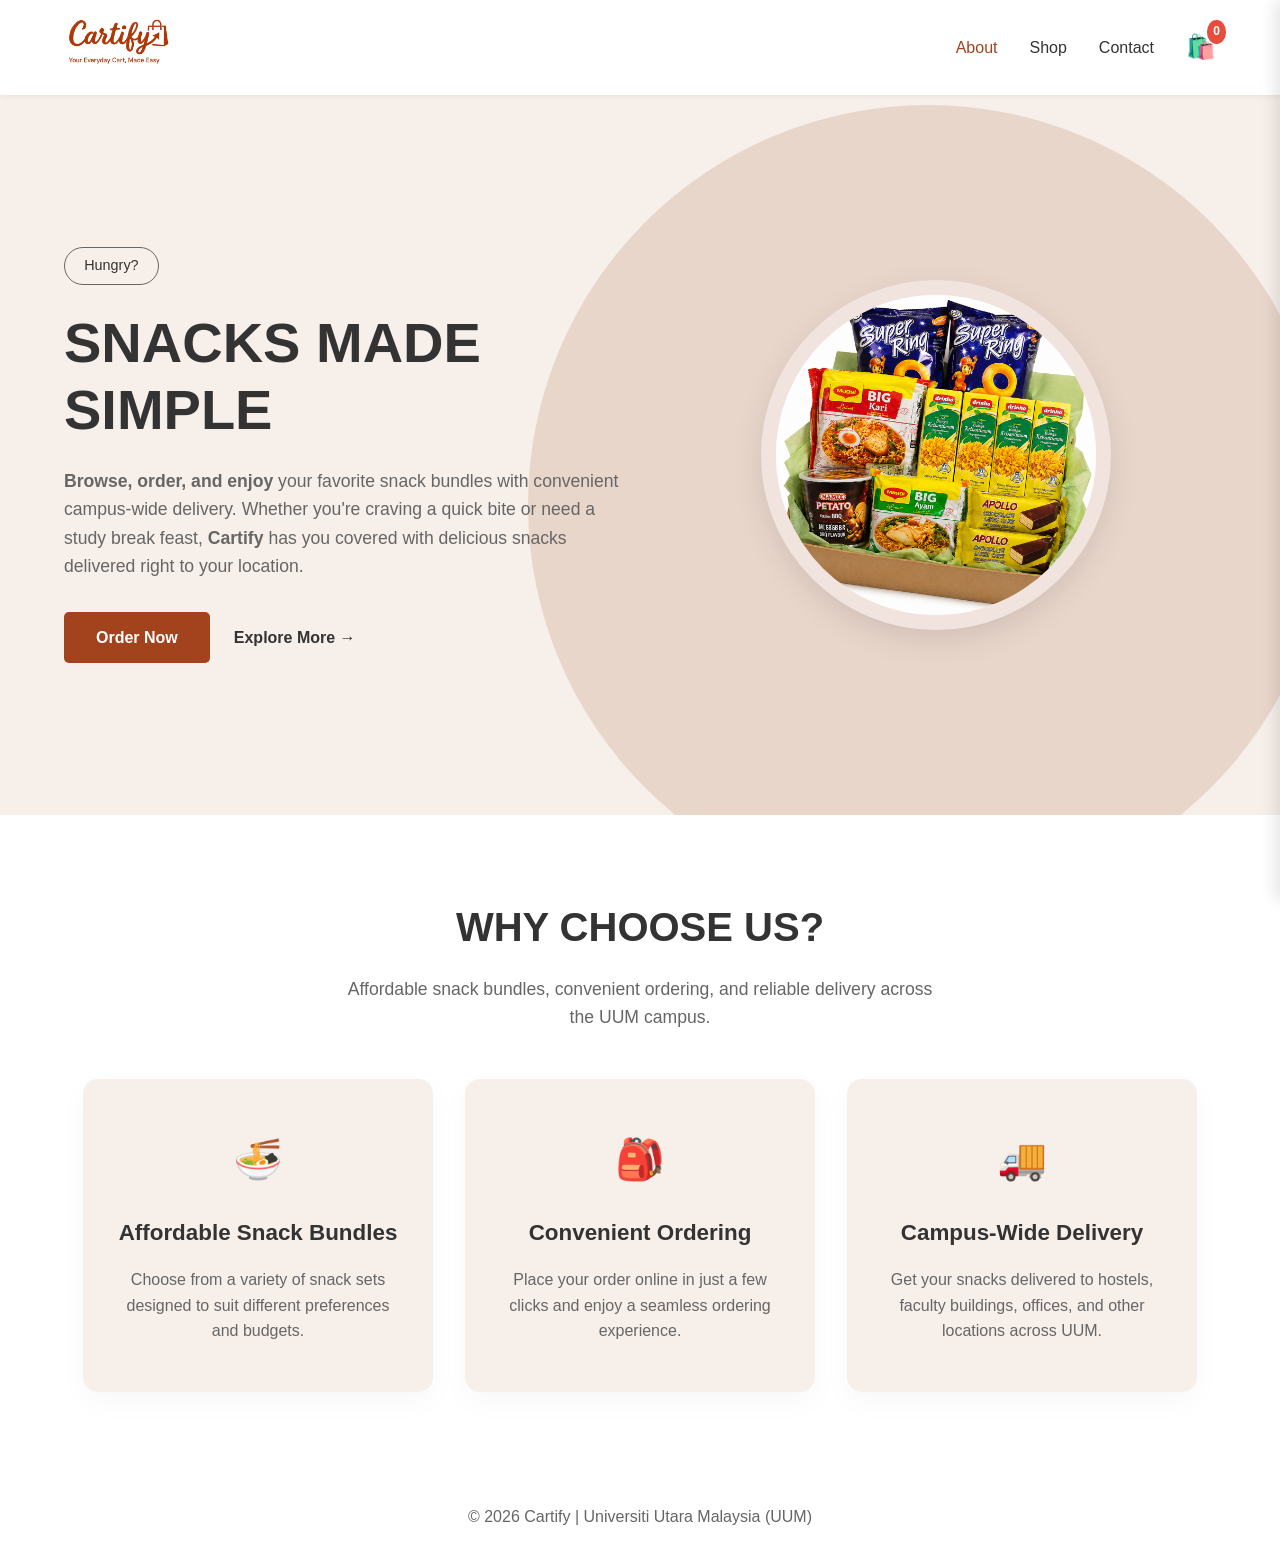
<file: about.html>
<!DOCTYPE html>
<html lang="en">
<head>
    <meta charset="UTF-8">
    <meta name="viewport" content="width=device-width, initial-scale=1.0">
    <title>About Us | Cartify</title>
    <link rel="stylesheet" href="style.css">
</head>
<body>

    <header>
        <a href="index.html" class="logo">
            <img src="images/logo.png" alt="Cartify Logo" style="height: 50px; width: auto; mix-blend-mode: multiply;">
        </a>
        <div class="nav-links">
            <a href="about.html" class="active">About</a>
            <a href="index.html">Shop</a>
            <a href="contact.html">Contact</a>
            
            <div class="cart-icon-container" onclick="toggleCart()">
                🛍️ <span class="cart-badge" id="cart-count">0</span>
            </div>
        </div>
    </header>

    <main>
        <section class="about-hero">
            <div class="hero-text">
                <span class="badge">Hungry?</span>
                <h1>SNACKS MADE SIMPLE</h1>
                <p><strong> Browse, order, and enjoy</strong> your favorite snack bundles with convenient campus-wide delivery. Whether you're craving a quick bite or need a study break feast, <strong>Cartify</strong> has you covered with delicious snacks delivered right to your location.</p>
                <div class="hero-buttons">
                    <a href="index.html" class="btn">Order Now</a>
                    <a href="#why-choose-us" class="btn-text">Explore More &rarr;</a>
                </div>
            </div>
            
            <div class="hero-visual">
                <div class="curved-bg"></div>
                <div class="main-img-circle">
                    <img src="images/about image.png" alt="Snack Box">
                </div>
            </div>
        </section>

        <section class="features-section" id="why-choose-us">
            <div class="features-header">
                <h2>WHY CHOOSE US?</h2>
                <p>Affordable snack bundles, convenient ordering, and reliable delivery across the UUM campus.</p>
            </div>
            
            <div class="features-grid">
                <div class="feature-card">
                    <div class="feature-icon">🍜</div>
                    <h3>Affordable Snack Bundles</h3>
                    <p>Choose from a variety of snack sets designed to suit different preferences and budgets.</p>
                </div>
                
                <div class="feature-card">
                    <div class="feature-icon">🎒</div>
                    <h3>Convenient Ordering</h3>
                    <p>Place your order online in just a few clicks and enjoy a seamless ordering experience.</p>
                </div>
                
                <div class="feature-card">
                    <div class="feature-icon">🚚</div>
                    <h3>Campus-Wide Delivery</h3>
                    <p>Get your snacks delivered to hostels, faculty buildings, offices, and other locations across UUM.</p>
                </div>
            </div>
        </section>
    </main>

    <div class="cart-overlay" id="cartOverlay" onclick="toggleCart()"></div>
    
    <div class="cart-drawer" id="cartDrawer">
        <div class="cart-header">
            <h2>Your Cart</h2>
            <button class="close-cart" onclick="toggleCart()">&times;</button>
        </div>
        
        <div class="cart-body" id="cart-items-container">
            <p class="empty-cart-msg">Your cart is empty. Let's add some snacks!</p>
        </div>

        <div class="cart-footer">
            <div class="cart-total">
                <span>Subtotal:</span>
                <span id="cart-total-price">RM 0.00</span>
            </div>
            
            <button class="btn" style="width: 100%;" id="checkout-btn" onclick="showCheckoutSteps()">Proceed to Checkout</button>
            
            <div class="checkout-steps" id="checkout-steps">
                <hr style="border-top: 1px solid var(--border-light); margin: 1rem 0;">
                <p><strong>1. Form:</strong> Fill out your delivery details.</p>
                <a href="YOUR_GOOGLE_FORM_LINK_HERE" target="_blank" class="btn" style="width: 100%; margin: 10px 0; background-color: var(--text-dark);">📄 Open Order Form</a>
                
                <p><strong>2. Payment:</strong> Send us your receipt via WhatsApp to confirm the order.</p>
                <a href="#" id="whatsapp-btn" target="_blank" class="btn" style="width: 100%; margin-top: 10px; background-color: #25D366;">📲 Send Receipt on WhatsApp</a>
            </div>
        </div>
    </div>

    <footer>
        <p>&copy; 2026 Cartify | Universiti Utara Malaysia (UUM)</p>
    </footer>

    <script>
        // UPGRADED: Now pulls from localStorage so the cart persists across pages
        let cart = JSON.parse(localStorage.getItem('cartify_cart')) || [];
        const adminWhatsAppNumber = "60195028629"; 

        // Update the badge number as soon as the page loads
        document.addEventListener('DOMContentLoaded', () => {
            updateCartUI();
        });

        function toggleCart() {
            document.getElementById('cartDrawer').classList.toggle('active');
            document.getElementById('cartOverlay').classList.toggle('active');
            document.getElementById('checkout-steps').classList.remove('active');
            document.getElementById('checkout-btn').style.display = 'block';
            updateCartUI(); 
        }

        function removeFromCart(index) {
            cart.splice(index, 1);
            updateCartUI();
        }

        function updateCartUI() {
            // Save the current cart state to browser memory
            localStorage.setItem('cartify_cart', JSON.stringify(cart));

            const container = document.getElementById('cart-items-container');
            const totalDisplay = document.getElementById('cart-total-price');
            const badgeDisplay = document.getElementById('cart-count');
            const checkoutBtn = document.getElementById('checkout-btn');
            
            let total = 0;
            let itemCount = 0;
            container.innerHTML = ''; 

            if (cart.length === 0) {
                container.innerHTML = '<p class="empty-cart-msg">Your cart is empty. Let\'s add some snacks!</p>';
                checkoutBtn.disabled = true;
                checkoutBtn.style.opacity = '0.5';
            } else {
                checkoutBtn.disabled = false;
                checkoutBtn.style.opacity = '1';
                
                cart.forEach((item, index) => {
                    total += (item.price * item.qty);
                    itemCount += item.qty;
                    
                    container.innerHTML += `
                        <div class="cart-item">
                            <div class="item-details">
                                <h4>${item.name}</h4>
                                <p class="item-price">RM ${(item.price * item.qty).toFixed(2)} <span style="color: #999; font-size:0.8rem; font-weight:normal;">(Qty: ${item.qty})</span></p>
                            </div>
                            <button class="item-remove" onclick="removeFromCart(${index})">Remove</button>
                        </div>
                    `;
                });
            }

            totalDisplay.innerText = `RM ${total.toFixed(2)}`;
            badgeDisplay.innerText = itemCount;
            generateWhatsAppLink(total.toFixed(2));
        }

        function showCheckoutSteps() {
            if (cart.length > 0) {
                document.getElementById('checkout-btn').style.display = 'none';
                document.getElementById('checkout-steps').classList.add('active');
            }
        }

        function generateWhatsAppLink(totalAmount) {
            let message = "Hi Cartify! I just filled out the Google Form. Here is my order summary:%0A%0A";
            cart.forEach(item => {
                message += `- ${item.qty}x ${item.name}%0A`;
            });
            message += `%0A*Total: RM ${totalAmount}*%0A%0AAttached is my payment receipt:`;
            
            const whatsappUrl = `https://wa.me/${adminWhatsAppNumber}?text=${message}`;
            document.getElementById('whatsapp-btn').href = whatsappUrl;
        }

        window.onclick = function(event) {
            if (event.target == document.getElementById('cartOverlay')) {
                toggleCart();
            }
        }
    </script>
</body>
</html>
</file>
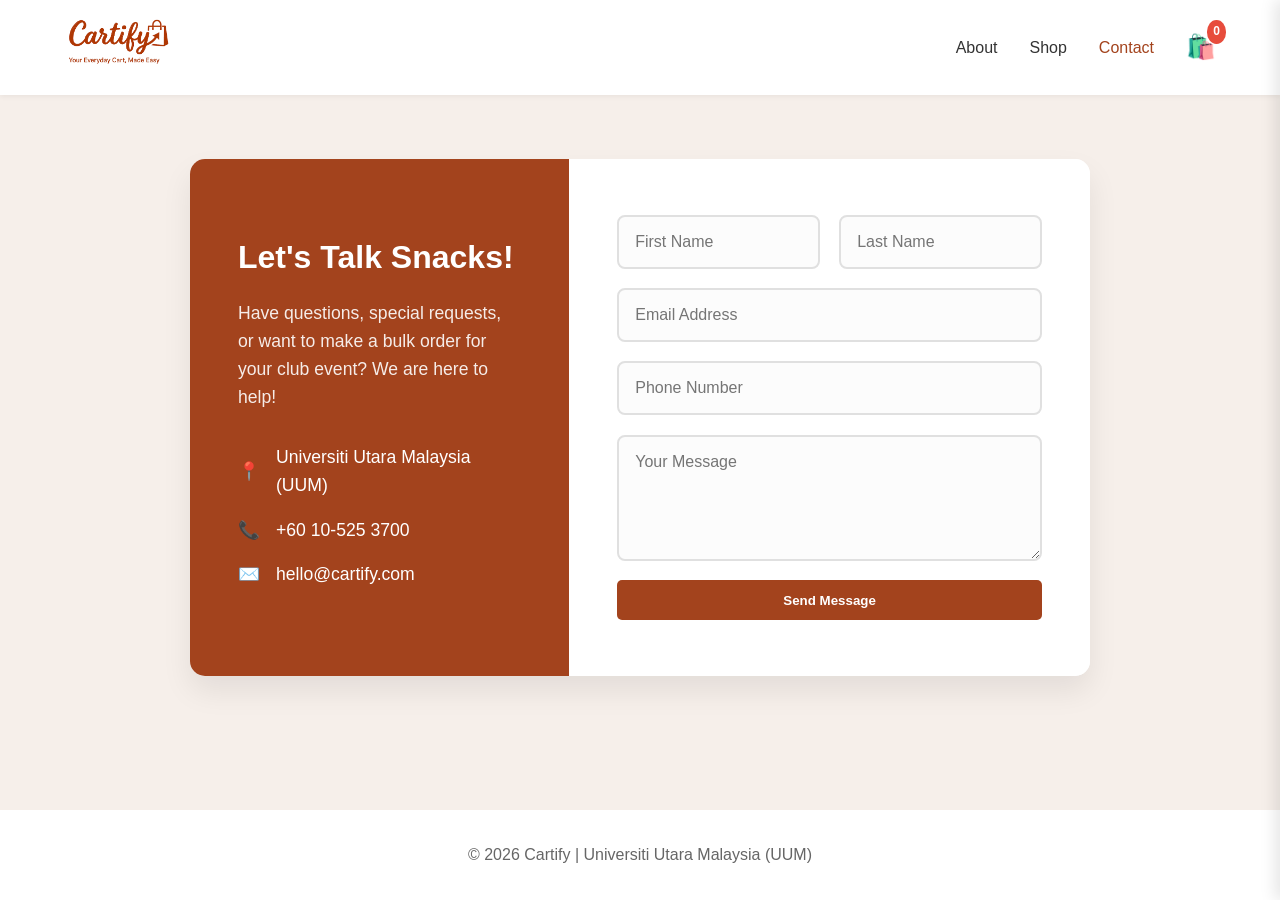
<file: contact.html>
<!DOCTYPE html>
<html lang="en">
<head>
    <meta charset="UTF-8">
    <meta name="viewport" content="width=device-width, initial-scale=1.0">
    <title>Contact | Cartify</title>
    <link rel="stylesheet" href="style.css">
</head>
<body>

    <header>
        <a href="index.html" class="logo">
            <img src="images/logo.png" alt="Cartify Logo" style="height: 50px; width: auto; mix-blend-mode: multiply;">
        </a>
        <div class="nav-links">
            <a href="about.html">About</a>
            <a href="index.html">Shop</a>
            <a href="contact.html" class="active">Contact</a>
            
            <div class="cart-icon-container" onclick="toggleCart()">
                🛍️ <span class="cart-badge" id="cart-count">0</span>
            </div>
        </div>
    </header>

    <main>
        <section>
            <div class="contact-wrapper">
                
                <div class="contact-info">
                    <h3>Let's Talk Snacks!</h3>
                    <p>Have questions, special requests, or want to make a bulk order for your club event? We are here to help!</p>
                    
                    <div class="info-item">
                        <span>📍</span> Universiti Utara Malaysia (UUM)
                    </div>
                    <div class="info-item">
                        <span>📞</span> +60 10-525 3700
                    </div>
                    <div class="info-item">
                        <span>✉️</span> hello@cartify.com
                    </div>
                </div>

                <div class="contact-form-container">
                    <form>
                        <div class="form-row">
                            <input type="text" placeholder="First Name" required>
                            <input type="text" placeholder="Last Name" required>
                        </div>
                        <input type="email" placeholder="Email Address" required>
                        <input type="tel" placeholder="Phone Number" required>
                        <textarea rows="5" placeholder="Your Message" required></textarea>
                        <button type="submit" class="btn" style="width: 100%;">Send Message</button>
                    </form>
                </div>
                
            </div>
        </section>
    </main>

    <div class="cart-overlay" id="cartOverlay" onclick="toggleCart()"></div>
    
    <div class="cart-drawer" id="cartDrawer">
        <div class="cart-header">
            <h2>Your Cart</h2>
            <button class="close-cart" onclick="toggleCart()">&times;</button>
        </div>
        
        <div class="cart-body" id="cart-items-container">
            <p class="empty-cart-msg">Your cart is empty. Let's add some snacks!</p>
        </div>

        <div class="cart-footer">
            <div class="cart-total">
                <span>Subtotal:</span>
                <span id="cart-total-price">RM 0.00</span>
            </div>
            
            <button class="btn" style="width: 100%;" id="checkout-btn" onclick="showCheckoutSteps()">Proceed to Checkout</button>
            
            <div class="checkout-steps" id="checkout-steps">
                <hr style="border-top: 1px solid var(--border-light); margin: 1rem 0;">
                <p><strong>1. Form:</strong> Fill out your delivery details.</p>
                <a href="YOUR_GOOGLE_FORM_LINK_HERE" target="_blank" class="btn" style="width: 100%; margin: 10px 0; background-color: var(--text-dark);">📄 Open Order Form</a>
                
                <p><strong>2. Payment:</strong> Send us your receipt via WhatsApp to confirm the order.</p>
                <a href="#" id="whatsapp-btn" target="_blank" class="btn" style="width: 100%; margin-top: 10px; background-color: #25D366;">📲 Send Receipt on WhatsApp</a>
            </div>
        </div>
    </div>

    <footer>
        <p>&copy; 2026 Cartify | Universiti Utara Malaysia (UUM)</p>
    </footer>

    <script>
        // UPGRADED CART SCRIPT FOR CONTACT.HTML
        let cart = JSON.parse(localStorage.getItem('cartify_cart')) || [];
        const adminWhatsAppNumber = "60195028629"; 

        // Update badge when page loads
        document.addEventListener('DOMContentLoaded', () => {
            updateCartUI();
        });

        function toggleCart() {
            document.getElementById('cartDrawer').classList.toggle('active');
            document.getElementById('cartOverlay').classList.toggle('active');
            document.getElementById('checkout-steps').classList.remove('active');
            document.getElementById('checkout-btn').style.display = 'block';
            updateCartUI(); 
        }

        function removeFromCart(index) {
            cart.splice(index, 1);
            updateCartUI();
        }

        function updateCartUI() {
            // Save cart to browser memory
            localStorage.setItem('cartify_cart', JSON.stringify(cart));

            const container = document.getElementById('cart-items-container');
            const totalDisplay = document.getElementById('cart-total-price');
            const badgeDisplay = document.getElementById('cart-count');
            const checkoutBtn = document.getElementById('checkout-btn');
            
            let total = 0;
            let itemCount = 0;
            container.innerHTML = ''; 

            if (cart.length === 0) {
                container.innerHTML = '<p class="empty-cart-msg">Your cart is empty. Let\'s add some snacks!</p>';
                checkoutBtn.disabled = true;
                checkoutBtn.style.opacity = '0.5';
            } else {
                checkoutBtn.disabled = false;
                checkoutBtn.style.opacity = '1';
                
                cart.forEach((item, index) => {
                    total += (item.price * item.qty);
                    itemCount += item.qty;
                    
                    container.innerHTML += `
                        <div class="cart-item">
                            <div class="item-details">
                                <h4>${item.name}</h4>
                                <p class="item-price">RM ${(item.price * item.qty).toFixed(2)} <span style="color: #999; font-size:0.8rem; font-weight:normal;">(Qty: ${item.qty})</span></p>
                            </div>
                            <button class="item-remove" onclick="removeFromCart(${index})">Remove</button>
                        </div>
                    `;
                });
            }

            totalDisplay.innerText = `RM ${total.toFixed(2)}`;
            badgeDisplay.innerText = itemCount;
            generateWhatsAppLink(total.toFixed(2));
        }

        function showCheckoutSteps() {
            if (cart.length > 0) {
                document.getElementById('checkout-btn').style.display = 'none';
                document.getElementById('checkout-steps').classList.add('active');
            }
        }

        function generateWhatsAppLink(totalAmount) {
            let message = "Hi Cartify! I just filled out the Google Form. Here is my order summary:%0A%0A";
            cart.forEach(item => {
                message += `- ${item.qty}x ${item.name}%0A`;
            });
            message += `%0A*Total: RM ${totalAmount}*%0A%0AAttached is my payment receipt:`;
            
            const whatsappUrl = `https://wa.me/${adminWhatsAppNumber}?text=${message}`;
            document.getElementById('whatsapp-btn').href = whatsappUrl;
        }

        window.onclick = function(event) {
            if (event.target == document.getElementById('cartOverlay')) {
                toggleCart();
            }
        }
    </script>
</body>
</html>
</file>
<file: style.css>
:root {
    --bg-color: #F6EFEA;
    --primary-color: #A3431D;
    --primary-hover: #803112;
    --text-dark: #333333;
    --text-light: #666666;
    --white: #FFFFFF;
    --border-light: #E0E0E0;
}

html {
    scroll-behavior: smooth; /* This makes the "Explore More" button slide down smoothly */
}

* { margin: 0; padding: 0; box-sizing: border-box; font-family: 'Segoe UI', Tahoma, Geneva, Verdana, sans-serif; }

body {
    background-color: var(--bg-color);
    color: var(--text-dark);
    line-height: 1.6;
    display: flex;
    flex-direction: column;
    min-height: 100vh;
    overflow-x: hidden; /* Prevents horizontal scroll with the side cart */
}

/* Navigation & Cart Icon */
header {
    background-color: var(--white);
    padding: 1rem 5%;
    display: flex;
    justify-content: space-between;
    align-items: center;
    box-shadow: 0 2px 5px rgba(0,0,0,0.05);
    position: sticky;
    top: 0;
    z-index: 100;
}

.logo { font-size: 1.8rem; font-weight: bold; color: var(--primary-color); text-decoration: none; font-family: cursive; }

.nav-links { display: flex; align-items: center; }

.nav-links a {
    text-decoration: none;
    color: var(--text-dark);
    margin-left: 2rem;
    font-weight: 500;
    transition: color 0.3s;
}

.nav-links a:hover, .nav-links a.active { color: var(--primary-color); }

/* The Shopping Bag Icon */
.cart-icon-container {
    position: relative;
    cursor: pointer;
    margin-left: 2rem;
    font-size: 1.5rem;
    color: var(--primary-color);
}

.cart-badge {
    position: absolute;
    top: -8px;
    right: -10px;
    background-color: #E74C3C;
    color: white;
    border-radius: 50%;
    padding: 2px 6px;
    font-size: 0.75rem;
    font-weight: bold;
}

main { flex: 1; }
section { padding: 4rem 5%; }
.section-title { text-align: center; font-size: 2rem; color: var(--primary-color); margin-bottom: 2rem; }

/* Buttons */
.btn {
    background-color: var(--primary-color); color: var(--white);
    padding: 0.8rem 2rem; text-decoration: none; border-radius: 5px;
    font-weight: bold; border: none; cursor: pointer; transition: background 0.3s;
    display: inline-block; text-align: center;
}
.btn:hover { background-color: var(--primary-hover); }
.btn-outline { background-color: transparent; border: 2px solid var(--primary-color); color: var(--primary-color); }
.btn-outline:hover { background-color: var(--primary-color); color: var(--white); }

/* Shop Grid */
.shop-grid {
    display: grid; grid-template-columns: repeat(auto-fit, minmax(280px, 1fr));
    gap: 2rem; max-width: 1000px; margin: 0 auto;
}
.card {
    background: var(--white); border-radius: 10px; overflow: hidden;
    box-shadow: 0 4px 6px rgba(0,0,0,0.05); text-align: center; transition: transform 0.3s;
}
.card:hover { transform: translateY(-5px); box-shadow: 0 8px 15px rgba(0,0,0,0.1); }
.card-img { width: 100%; height: 200px; background-color: #ddd; object-fit: cover; }
.card-info { padding: 1.5rem; }
.card-title { font-size: 1.2rem; margin-bottom: 0.5rem; color: var(--primary-color); }
.card-price { font-size: 1.1rem; font-weight: bold; margin-bottom: 1rem; }

/* --- THE NEW SLIDE-OUT CART --- */
.cart-overlay {
    position: fixed; top: 0; left: 0; width: 100%; height: 100%;
    background: rgba(0,0,0,0.5); z-index: 999;
    opacity: 0; visibility: hidden; transition: all 0.3s ease;
}
.cart-overlay.active { opacity: 1; visibility: visible; }

.cart-drawer {
    position: fixed; top: 0; right: -400px; width: 100%; max-width: 400px; height: 100%;
    background: var(--white); z-index: 1000;
    box-shadow: -5px 0 15px rgba(0,0,0,0.1);
    display: flex; flex-direction: column;
    transition: right 0.4s cubic-bezier(0.8, 0, 0.2, 1);
}
.cart-drawer.active { right: 0; }

.cart-header {
    padding: 1.5rem; border-bottom: 1px solid var(--border-light);
    display: flex; justify-content: space-between; align-items: center;
}
.cart-header h2 { color: var(--primary-color); font-size: 1.5rem; }
.close-cart { font-size: 2rem; cursor: pointer; color: var(--text-light); border: none; background: none; }
.close-cart:hover { color: var(--text-dark); }

.cart-body { flex: 1; padding: 1.5rem; overflow-y: auto; }
.empty-cart-msg { text-align: center; color: var(--text-light); margin-top: 2rem; }

.cart-item {
    display: flex; justify-content: space-between; align-items: center;
    padding-bottom: 1rem; margin-bottom: 1rem; border-bottom: 1px solid var(--border-light);
}
.item-details h4 { font-size: 1rem; color: var(--text-dark); }
.item-price { color: var(--primary-color); font-weight: bold; }
.item-remove { color: #E74C3C; font-size: 0.8rem; cursor: pointer; border: none; background: none; text-decoration: underline; }

.cart-footer { padding: 1.5rem; border-top: 1px solid var(--border-light); background: #fafafa; }
.cart-total { display: flex; justify-content: space-between; font-size: 1.2rem; font-weight: bold; margin-bottom: 1.5rem; }

.checkout-steps { display: none; margin-top: 1rem; font-size: 0.9rem; }
.checkout-steps.active { display: block; animation: fadeIn 0.5s; }

@keyframes fadeIn { from { opacity: 0; } to { opacity: 1; } }

footer { text-align: center; padding: 2rem; background: var(--white); color: var(--text-light); }

/* --- PRODUCT DETAIL PAGE --- */
.product-container {
    display: flex;
    flex-wrap: wrap;
    max-width: 1000px;
    margin: 0 auto;
    background: var(--white);
    border-radius: 15px;
    overflow: hidden;
    box-shadow: 0 10px 20px rgba(0,0,0,0.05);
}

.product-image-section {
    flex: 1;
    min-width: 300px;
    background-color: #f9f9f9;
    padding: 2rem;
    display: flex;
    justify-content: center;
    align-items: center;
}

.product-image-section img {
    width: 100%;
    max-width: 400px;
    border-radius: 10px;
    box-shadow: 0 5px 15px rgba(0,0,0,0.1);
}

.product-details-section {
    flex: 1;
    min-width: 300px;
    padding: 3rem;
    display: flex;
    flex-direction: column;
    justify-content: center;
}

.product-details-section h1 {
    font-size: 2.2rem;
    color: var(--primary-color);
    margin-bottom: 0.5rem;
}

.product-details-section .price {
    font-size: 1.5rem;
    font-weight: bold;
    color: var(--text-dark);
    margin-bottom: 1.5rem;
}

.product-details-section .description {
    color: var(--text-light);
    margin-bottom: 2rem;
    font-size: 1.1rem;
}

/* Quantity Input Styling */
.quantity-wrapper {
    margin-bottom: 2rem;
}

.quantity-wrapper label {
    display: block;
    margin-bottom: 0.5rem;
    font-weight: bold;
    color: var(--text-dark);
}

.quantity-input {
    width: 80px;
    padding: 0.8rem;
    font-size: 1.1rem;
    border: 2px solid var(--border-light);
    border-radius: 5px;
    text-align: center;
}

.quantity-input:focus {
    outline: none;
    border-color: var(--primary-color);
}

/* Button Group */
.action-buttons {
    display: flex;
    gap: 1rem;
}

.action-buttons .btn {
    flex: 1; /* Makes buttons equal width */
    padding: 1rem;
    font-size: 1.1rem;
}

@media (max-width: 768px) {
    .product-container {
        flex-direction: column;
    }
    .product-details-section {
        padding: 2rem;
    }
    .action-buttons {
        flex-direction: column;
    }
}

/* Card Button Grid */
.card-actions {
    display: flex;
    gap: 0.5rem;
    padding-top: 0.5rem;
}

.card-actions .btn {
    flex: 1; /* Makes both buttons take up equal space */
    padding: 0.6rem 0.5rem;
    font-size: 0.9rem;
}

/* --- TRUE POP-UP OVERLAY --- */
.popup-modal {
    display: none; /* Hidden by default */
    position: fixed;
    top: 0;
    left: 0;
    width: 100%;
    height: 100%;
    background: rgba(0, 0, 0, 0.6); /* Dark shadow over the page */
    backdrop-filter: blur(4px); /* Blurs the background */
    z-index: 9999; /* Stays on top of EVERYTHING */
    justify-content: center;
    align-items: center;
}

/* --- THE POP-UP BOX --- */
.popup-content {
    background: var(--white);
    width: 90%;
    max-width: 800px;
    border-radius: 15px;
    overflow: hidden;
    position: relative;
    box-shadow: 0 15px 30px rgba(0,0,0,0.3);
    animation: popIn 0.3s ease-out; /* Smooth entrance */
}

@keyframes popIn {
    from { transform: scale(0.9); opacity: 0; }
    to { transform: scale(1); opacity: 1; }
}

.popup-close-btn {
    position: absolute;
    top: 15px;
    right: 15px;
    background: #eee;
    color: #333;
    border: none;
    border-radius: 50%;
    width: 35px;
    height: 35px;
    font-size: 1.2rem;
    font-weight: bold;
    cursor: pointer;
    z-index: 10;
    transition: 0.2s;
}

.popup-close-btn:hover {
    background: #ccc;
}

/* Inner Layout of the Pop-up */
.popup-layout {
    display: flex;
    flex-wrap: wrap;
}

.popup-image {
    flex: 1;
    min-width: 250px;
    background: #f9f9f9;
    display: flex;
    justify-content: center;
    align-items: center;
    padding: 1rem;
}

.popup-image img {
    width: 100%;
    max-width: 300px;
    object-fit: cover;
    border-radius: 10px;
}

.popup-details {
    flex: 1;
    min-width: 300px;
    padding: 2.5rem;
    display: flex;
    flex-direction: column;
    justify-content: center;
}

.popup-details h2 { color: var(--primary-color); margin-bottom: 0.5rem; font-size: 1.8rem; }
.popup-details .price { font-size: 1.4rem; font-weight: bold; margin-bottom: 1rem; }
.popup-details .description { color: var(--text-light); margin-bottom: 1.5rem; }

.qty-box { margin-bottom: 1.5rem; }
.qty-box label { display: block; font-weight: bold; margin-bottom: 0.5rem; }
.qty-box input { width: 70px; padding: 0.5rem; text-align: center; border: 2px solid var(--border-light); border-radius: 5px; }

@media (max-width: 600px) {
    .popup-layout { flex-direction: column; }
    .popup-details { padding: 1.5rem; }
}

/* --- UPGRADED CONTACT PAGE STYLES --- */
.contact-wrapper {
    max-width: 900px;
    margin: 0 auto;
    background: var(--white);
    border-radius: 15px;
    box-shadow: 0 15px 30px rgba(0,0,0,0.08); 
    display: flex;
    overflow: hidden; /* Keeps the rounded corners clean */
    flex-wrap: wrap; /* Helps with mobile responsiveness */
}

.contact-info {
    flex: 1;
    min-width: 300px;
    background-color: var(--primary-color);
    color: var(--white);
    padding: 3rem;
    display: flex;
    flex-direction: column;
    justify-content: center;
}

.contact-info h3 {
    font-size: 2rem;
    margin-bottom: 1rem;
    color: var(--white);
}

.contact-info p {
    margin-bottom: 2rem;
    opacity: 0.9;
    font-size: 1.1rem;
}

.info-item {
    display: flex;
    align-items: center;
    gap: 1rem;
    margin-bottom: 1rem;
    font-size: 1.1rem;
    font-weight: 500;
}

.contact-form-container {
    flex: 1.5;
    min-width: 300px;
    padding: 3.5rem 3rem;
    background-color: var(--white);
}

.contact-form-container form {
    display: flex;
    flex-direction: column;
    gap: 1.2rem;
}

/* Places First & Last name next to each other */
.form-row {
    display: flex;
    gap: 1.2rem;
}

.form-row input {
    flex: 1;
}

.contact-form-container input, 
.contact-form-container textarea {
    width: 100%;
    padding: 1rem;
    border: 2px solid var(--border-light);
    border-radius: 8px;
    font-size: 1rem;
    font-family: inherit;
    transition: border-color 0.3s;
    background-color: #fcfcfc; /* Very slight gray to separate from white background */
}

.contact-form-container input:focus, 
.contact-form-container textarea:focus {
    outline: none;
    border-color: var(--primary-color);
    background-color: var(--white);
}

/* Make it stack nicely on smaller screens */
@media (max-width: 768px) {
    .contact-wrapper {
        flex-direction: column;
    }
    .form-row {
        flex-direction: column;
        gap: 1.2rem;
    }
}

/* --- ABOUT PAGE STYLES --- */
.about-hero {
    display: flex;
    align-items: center;
    justify-content: space-between;
    padding: 4rem 5%;
    min-height: 80vh;
    position: relative;
    overflow: hidden;
    gap: 2rem;
    flex-wrap: wrap;
    background-color: var(--bg-color); /* Main theme background */
}

.hero-text {
    flex: 1;
    min-width: 300px;
    max-width: 600px;
    z-index: 2;
}

.badge {
    display: inline-block;
    padding: 0.4rem 1.2rem;
    border: 1px solid var(--text-light);
    border-radius: 20px;
    font-size: 0.9rem;
    margin-bottom: 1.5rem;
    color: var(--text-dark);
}

.hero-text h1 {
    font-size: 3.5rem;
    color: var(--text-dark);
    line-height: 1.2;
    margin-bottom: 1.5rem;
    font-weight: 900;
}

.hero-text p {
    color: var(--text-light);
    margin-bottom: 2rem;
    font-size: 1.1rem;
}

.hero-buttons {
    display: flex;
    align-items: center;
    gap: 1.5rem;
}

/* Buttons */
.btn {
    background-color: var(--primary-color); 
    color: var(--white);
    padding: 0.8rem 2rem; 
    text-decoration: none; 
    border-radius: 5px;
    font-weight: bold; 
    border: none; 
    cursor: pointer; 
    /* Added transform to the transition so it animates smoothly */
    transition: background 0.3s, transform 0.1s ease-in-out; 
    display: inline-block; 
    text-align: center;
}

.btn:hover { 
    background-color: var(--primary-hover); 
}

/* NEW: Makes the button shrink slightly when clicked */
.btn:active {
    transform: scale(0.95);
}

.btn-outline { 
    background-color: transparent; 
    border: 2px solid var(--primary-color); 
    color: var(--primary-color); 
}

.btn-outline:hover { 
    background-color: var(--primary-color); 
    color: var(--white); 
}

/* Text Buttons (like the Explore More button) */
.btn-text {
    color: var(--text-dark);
    text-decoration: none;
    font-weight: bold;
    font-size: 1rem;
    transition: color 0.3s, transform 0.1s ease-in-out;
    display: inline-block;
}

.btn-text:hover {
    color: var(--primary-color);
}

/* NEW: Makes the text button shrink slightly when clicked */
.btn-text:active {
    transform: scale(0.95);
}

.hero-visual {
    flex: 1;
    min-width: 300px;
    position: relative;
    display: flex;
    justify-content: center;
    align-items: center;
    z-index: 1;
}

.curved-bg {
    position: absolute;
    top: -50%;
    right: -20%;
    width: 800px;
    height: 800px;
    background-color: var(--primary-color);
    opacity: 0.15;
    border-radius: 50%;
    z-index: -1;
}

.main-img-circle {
    width: 350px;
    height: 350px;
    border-radius: 50%;
    background-color: var(--white);
    border: 15px solid rgba(163, 67, 29, 0.15); /* Soft primary-color ring */
    display: flex;
    justify-content: center;
    align-items: center;
    overflow: hidden;
    box-shadow: 0 10px 30px rgba(0,0,0,0.1);
}

.main-img-circle img {
    width: 100%;
    height: 100%;
    object-fit: cover;
}

.features-section {
    padding: 5rem 5%;
    text-align: center;
    background-color: var(--white); /* Contrasts against main body background */
}

.features-header h2 {
    font-size: 2.5rem;
    color: var(--text-dark);
    margin-bottom: 1rem;
}

.features-header p {
    color: var(--text-light);
    max-width: 600px;
    margin: 0 auto 3rem auto;
    font-size: 1.1rem;
}

.features-grid {
    display: flex;
    gap: 2rem;
    justify-content: center;
    flex-wrap: wrap;
}

.feature-card {
    background: var(--bg-color); /* Light cream/beige to pop off the white section */
    padding: 3rem 2rem;
    border-radius: 15px;
    flex: 1;
    min-width: 280px;
    max-width: 350px;
    box-shadow: 0 10px 30px rgba(0,0,0,0.03);
    transition: transform 0.3s;
}

.feature-card:hover {
    transform: translateY(-10px);
}

.feature-icon {
    font-size: 2.5rem;
    margin-bottom: 1.5rem;
    display: inline-block;
}

.feature-card h3 {
    color: var(--text-dark);
    margin-bottom: 1rem;
    font-size: 1.4rem;
}

.feature-card p {
    color: var(--text-light);
    font-size: 1rem;
    line-height: 1.6;
}

@media (max-width: 768px) {
    .about-hero {
        text-align: center;
        flex-direction: column;
    }
    .hero-buttons {
        justify-content: center;
    }
    .curved-bg {
        width: 500px;
        height: 500px;
        right: auto;
        top: 0;
    }
    .main-img-circle {
        width: 280px;
        height: 280px;
    }
}
</file>
